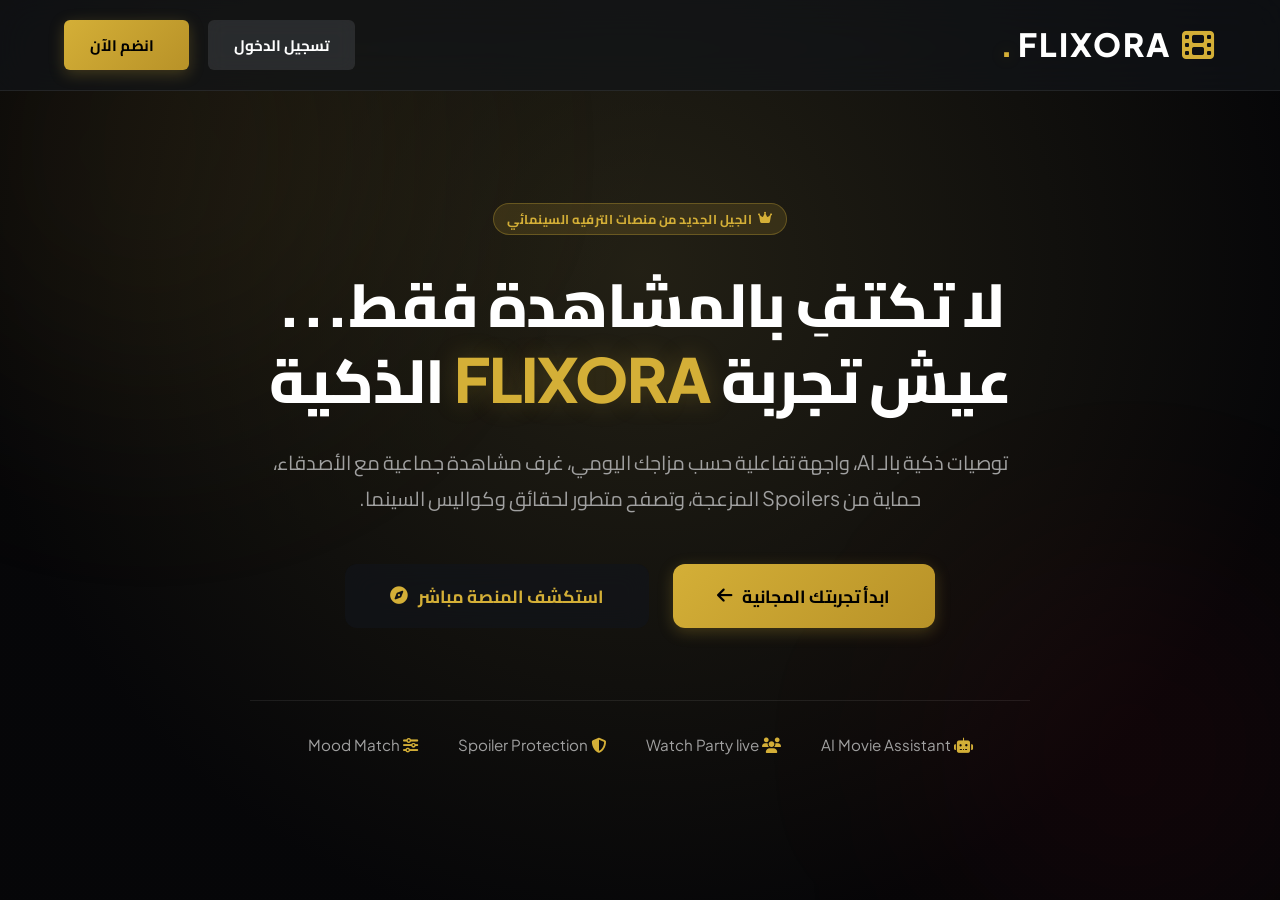
<file: front end/html/index.html>
<!DOCTYPE html>
<html lang="ar" dir="rtl">
<head>
    <meta charset="UTF-8">
    <meta name="viewport" content="width=device-width, initial-scale=1.0">
    <title>FLIXORA — تجربة سينمائية ذكية ومفهوم جديد لمشاهدة الأفلام</title>
    
    <!-- CSS Stylesheet References -->
    <link rel="stylesheet" href="../css/style.css">
    <link rel="stylesheet" href="../css/animations.css">
    <link rel="stylesheet" href="../css/responsive.css">
    
    <!-- FontAwesome Pro Icons -->
    <link rel="stylesheet" href="https://cdnjs.cloudflare.com/ajax/libs/font-awesome/6.4.0/css/all.min.css">
</head>
<body>

    <!-- Header Navigation Bar -->
    <nav class="navbar">
        <div class="logo">
            <i class="fa-solid fa-film" style="color: var(--gold); margin-left: 8px;"></i> FLIXORA<span>.</span>
        </div>
        <div class="nav-actions" style="display: flex; gap: 1.2rem; align-items: center;">
            <a href="login.html" class="btn btn-secondary">تسجيل الدخول</a>
            <a href="register.html" class="btn btn-gold pulse-glow">
                <i class="fa-solid fa-sparkles"></i> انضم الآن
            </a>
        </div>
    </nav>

    <!-- Luxury Hero Landing Section -->
    <section style="min-height: 100vh; display: flex; align-items: center; justify-content: center; text-align: center; position: relative; padding: 0 2rem; background: radial-gradient(circle at 50% 30%, rgba(212, 175, 55, 0.12) 0%, rgba(6, 6, 8, 0.98) 75%); overflow: hidden;">
        
        <!-- Background Ambient Glow Elements -->
        <div style="position: absolute; width: 500px; height: 500px; background: rgba(212,175,55,0.06); filter: blur(120px); border-radius: 50%; top: -100px; left: -100px;"></div>
        <div style="position: absolute; width: 400px; height: 400px; background: rgba(229,9,20,0.05); filter: blur(100px); border-radius: 50%; bottom: -50px; right: -50px;"></div>

        <div class="fade-in-up" style="max-width: 900px; z-index: 2; margin-top: 60px;">
            <div style="margin-bottom: 1.8rem;">
                <span class="badge-gold floating">
                    <i class="fa-solid fa-crown"></i> الجيل الجديد من منصات الترفيه السينمائي
                </span>
            </div>
            
            <h1 style="font-size: 3.8rem; font-weight: 800; line-height: 1.25; margin-bottom: 1.8rem; letter-spacing: -1px;">
                لا تكتفِ بالمشاهدة فقط... <br>
                عيش تجربة <span style="color: var(--gold); text-shadow: 0 0 25px var(--gold-glow);">FLIXORA</span> الذكية
            </h1>

            <p style="color: var(--text-secondary); font-size: 1.25rem; margin-bottom: 3rem; max-width: 780px; margin-left: auto; margin-right: auto; font-weight: 400; line-height: 1.8;">
                توصيات ذكية بالـ AI، واجهة تفاعلية حسب مزاجك اليومي، غرف مشاهدة جماعية مع الأصدقاء، حماية من Spoilers المزعجة، وتصفح متطور لحقائق وكواليس السينما.
            </p>

            <div style="display: flex; gap: 1.5rem; justify-content: center; flex-wrap: wrap;">
                <a href="register.html" class="btn btn-gold" style="padding: 1.1rem 2.8rem; font-size: 1.1rem; border-radius: var(--radius-md);">
                    ابدأ تجربتك المجانية <i class="fa-solid fa-arrow-left"></i>
                </a>
                <a href="home.html" class="btn btn-glass" style="padding: 1.1rem 2.8rem; font-size: 1.1rem; border-radius: var(--radius-md);">
                    استكشف المنصة مباشر <i class="fa-solid fa-compass"></i>
                </a>
            </div>

            <!-- Feature Badges Row -->
            <div style="display: flex; justify-content: center; gap: 2.5rem; margin-top: 4.5rem; color: var(--text-secondary); font-size: 0.95rem; border-top: 1px solid var(--border); padding-top: 2rem; flex-wrap: wrap;">
                <span><i class="fa-solid fa-robot" style="color: var(--gold);"></i> AI Movie Assistant</span>
                <span><i class="fa-solid fa-users" style="color: var(--gold);"></i> Watch Party live</span>
                <span><i class="fa-solid fa-shield-halved" style="color: var(--gold);"></i> Spoiler Protection</span>
                <span><i class="fa-solid fa-sliders" style="color: var(--gold);"></i> Mood Match</span>
            </div>
        </div>
    </section>

    <!-- Main JavaScript Modules -->
    <script src="../js/movies.js"></script>
    <script src="../js/main.js"></script>
</body>
</html>
</file>
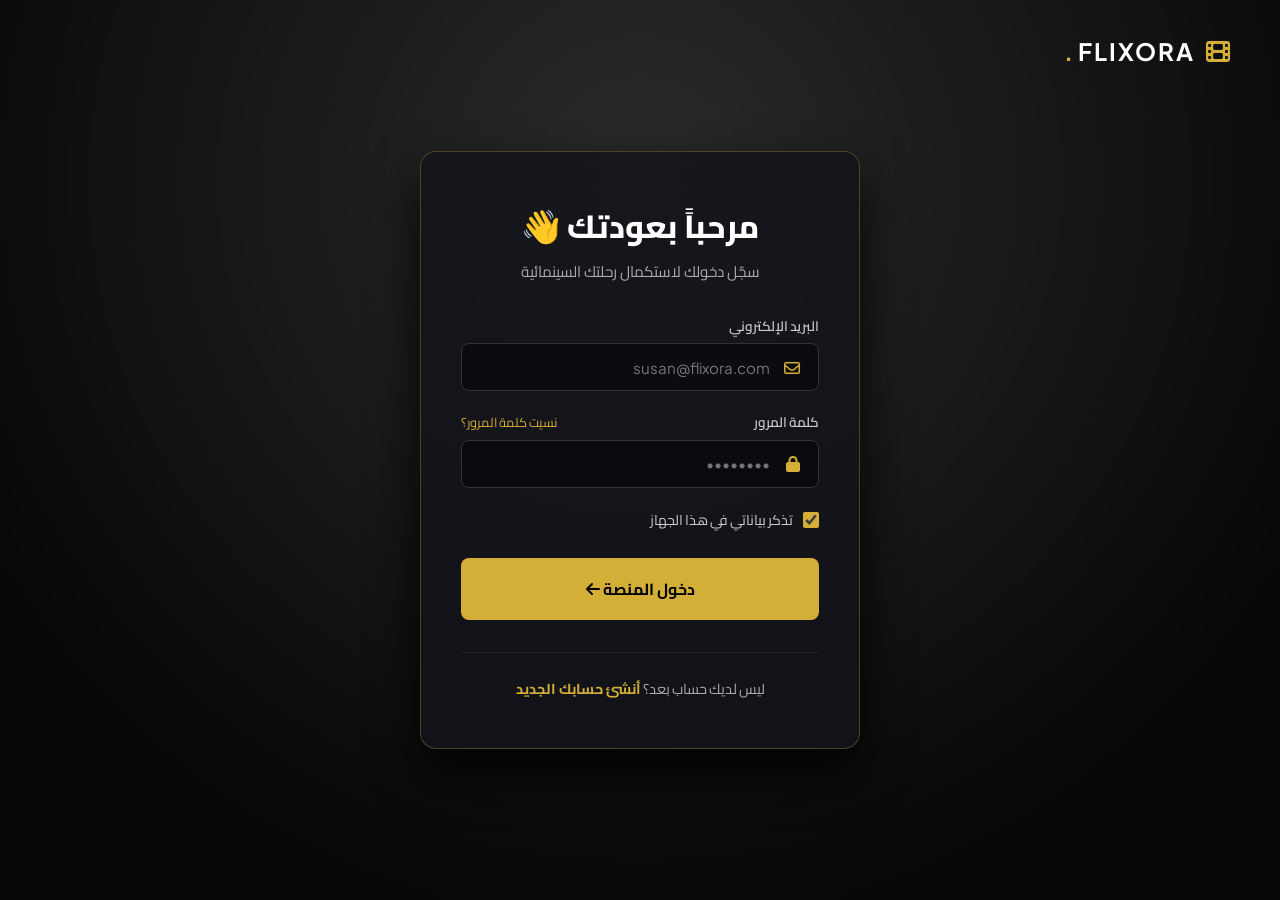
<file: front end/html/login.html>
<!DOCTYPE html>
<html lang="ar" dir="rtl">
<head>
    <meta charset="UTF-8">
    <meta name="viewport" content="width=device-width, initial-scale=1.0">
    <title>FLIXORA — تسجيل الدخول</title>
    
    <!-- CSS References -->
    <link rel="stylesheet" href="../css/style.css">
    <link rel="stylesheet" href="../css/animations.css">
    <link rel="stylesheet" href="../css/responsive.css">
    
    <!-- Icons -->
    <link rel="stylesheet" href="https://cdnjs.cloudflare.com/ajax/libs/font-awesome/6.4.0/css/all.min.css">
</head>
<body style="min-height: 100vh; display: flex; align-items: center; justify-content: center; position: relative; background: radial-gradient(circle at 50% 20%, rgba(212, 175, 55, 0.08) 0%, rgba(6, 6, 8, 0.98) 80%), url('https://images.unsplash.com/photo-1574267432553-4b4628081c31?q=80&w=1920') no-repeat center center/cover;">

    <!-- Background Dark Backdrop Layer -->
    <div style="position: absolute; inset: 0; background: rgba(6, 6, 8, 0.85); backdrop-filter: blur(8px);"></div>

    <!-- Header Logo -->
    <a href="home.html" class="logo" style="position: absolute; top: 2rem; right: 3rem; z-index: 10; text-decoration: none; color: #fff; font-size: 1.5rem; font-weight: bold;">
        <i class="fa-solid fa-film" style="color: var(--gold, #d4af37); margin-left: 8px;"></i> FLIXORA<span style="color: var(--gold, #d4af37);">.</span>
    </a>

    <!-- Auth Form Card -->
    <div class="fade-in-up" style="position: relative; z-index: 5; width: 100%; max-width: 440px; background: rgba(18, 20, 26, 0.85); border: 1px solid rgba(212, 175, 55, 0.3); backdrop-filter: blur(25px); border-radius: 16px; padding: 3rem 2.5rem; box-shadow: 0 25px 50px rgba(0, 0, 0, 0.9);">
        
        <div style="text-align: center; margin-bottom: 2rem;">
            <h2 style="font-size: 2rem; font-weight: 800; color: #fff; margin-bottom: 0.5rem;">مرحباً بعودتك 👋</h2>
            <p style="color: #aaa; font-size: 0.95rem;">سجّل دخولك لاستكمال رحلتك السينمائية</p>
        </div>

        <form id="loginForm" style="display: flex; flex-direction: column; gap: 1.25rem;">
            
            <!-- Email Input -->
            <div style="display: flex; flex-direction: column; gap: 0.4rem;">
                <label style="color: #ccc; font-size: 0.85rem; font-weight: 600;">البريد الإلكتروني</label>
                <div style="position: relative; display: flex; align-items: center;">
                    <i class="fa-regular fa-envelope" style="position: absolute; right: 1.2rem; color: #d4af37;"></i>
                    <input type="email" id="email" placeholder="susan@flixora.com" required style="width: 100%; padding: 0.85rem 3rem 0.85rem 1rem; background: rgba(6, 6, 8, 0.6); border: 1px solid #333; border-radius: 8px; color: #fff; font-size: 0.95rem;">
                </div>
            </div>

            <!-- Password Input -->
            <div style="display: flex; flex-direction: column; gap: 0.4rem;">
                <div style="display: flex; justify-content: space-between; align-items: center;">
                    <label style="color: #ccc; font-size: 0.85rem; font-weight: 600;">كلمة المرور</label>
                    <a href="#" style="color: #d4af37; font-size: 0.8rem; text-decoration: none;">نسيت كلمة المرور؟</a>
                </div>
                <div style="position: relative; display: flex; align-items: center;">
                    <i class="fa-solid fa-lock" style="position: absolute; right: 1.2rem; color: #d4af37;"></i>
                    <input type="password" id="password" placeholder="••••••••" required style="width: 100%; padding: 0.85rem 3rem 0.85rem 1rem; background: rgba(6, 6, 8, 0.6); border: 1px solid #333; border-radius: 8px; color: #fff; font-size: 0.95rem;">
                </div>
            </div>

            <!-- Remember Me -->
            <div style="display: flex; align-items: center; gap: 0.6rem; cursor: pointer;">
                <input type="checkbox" id="remember" checked style="accent-color: #d4af37; width: 16px; height: 16px; cursor: pointer;">
                <label for="remember" style="color: #ccc; font-size: 0.88rem; cursor: pointer;">تذكر بياناتي في هذا الجهاز</label>
            </div>

            <!-- Submit Button -->
            <button type="submit" style="padding: 1rem; font-size: 1rem; width: 100%; margin-top: 0.5rem; border-radius: 8px; cursor: pointer; background: #d4af37; color: #000; font-weight: bold; border: none;">
                دخول المنصة <i class="fa-solid fa-arrow-left"></i>
            </button>
        </form>

        <div style="text-align: center; margin-top: 2rem; border-top: 1px solid #222; padding-top: 1.5rem; font-size: 0.9rem; color: #aaa;">
            ليس لديك حساب بعد؟ <a href="register.html" style="color: #d4af37; font-weight: 700; text-decoration: none;">أنشئ حسابك الجديد</a>
        </div>
    </div>

    <!-- Script المعالج للتسجيل المباشر -->
    <script>
        document.getElementById('loginForm').addEventListener('submit', function(e) {
            e.preventDefault();

            const email = document.getElementById('email').value || 'susan@flixora.com';
            const userName = email.split('@')[0] || 'سوزان';
            const userAvatar = 'https://i.pravatar.cc/100?img=33';

            // Set all required auth flags to prevent redirects
            localStorage.setItem('isLoggedIn', 'true');
            localStorage.setItem('loggedIn', 'true');
            localStorage.setItem('flixora_token', 'demo_active_token_123');
            localStorage.setItem('flixora_current_user', userName);
            localStorage.setItem('flixora_current_avatar', userAvatar);
            
            localStorage.setItem('flixora_user', JSON.stringify({
                name: userName,
                email: email,
                avatar: userAvatar,
                isLoggedIn: true
            }));

            // Redirect directly to browse or home
            window.location.href = 'browse.html';
        });
    </script>
</body>
</html>
</file>
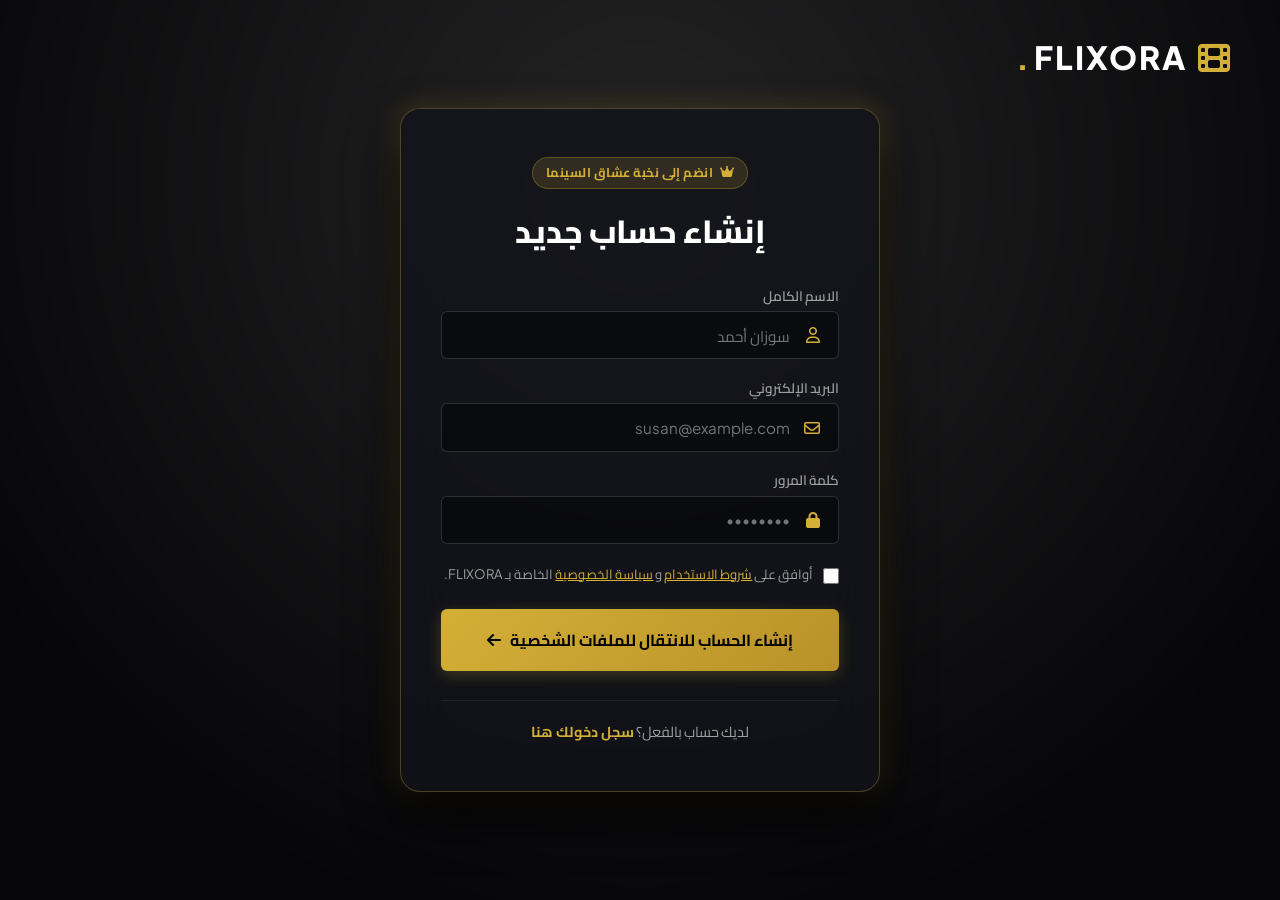
<file: front end/html/register.html>
<!DOCTYPE html>
<html lang="ar" dir="rtl">
<head>
    <meta charset="UTF-8">
    <meta name="viewport" content="width=device-width, initial-scale=1.0">
    <title>FLIXORA — إنشاء حساب جديد</title>
    
    <!-- CSS References -->
    <link rel="stylesheet" href="../css/style.css">
    <link rel="stylesheet" href="../css/animations.css">
    <link rel="stylesheet" href="../css/responsive.css">
    
    <!-- Icons -->
    <link rel="stylesheet" href="https://cdnjs.cloudflare.com/ajax/libs/font-awesome/6.4.0/css/all.min.css">
</head>
<body style="min-height: 100vh; display: flex; align-items: center; justify-content: center; position: relative; background: radial-gradient(circle at 50% 20%, rgba(212, 175, 55, 0.08) 0%, rgba(6, 6, 8, 0.98) 80%), url('https://images.unsplash.com/photo-1517604931442-7e0c8ed2963c?q=80&w=1920') no-repeat center center/cover; padding: 2rem 0;">

    <div style="position: absolute; inset: 0; background: rgba(6, 6, 8, 0.88); backdrop-filter: blur(10px);"></div>

    <!-- Header Logo -->
    <a href="index.html" class="logo" style="position: absolute; top: 2rem; right: 3rem; z-index: 10; text-decoration: none;">
        <i class="fa-solid fa-film" style="color: var(--gold); margin-left: 8px;"></i> FLIXORA<span>.</span>
    </a>

    <!-- Auth Card -->
    <div class="fade-in-up" style="position: relative; z-index: 5; width: 100%; max-width: 480px; background: rgba(18, 20, 26, 0.78); border: 1px solid var(--border-gold); backdrop-filter: blur(25px); border-radius: var(--radius-lg); padding: 3rem 2.5rem; box-shadow: 0 25px 50px rgba(0, 0, 0, 0.9), 0 0 30px var(--gold-glow);">
        
        <div style="text-align: center; margin-bottom: 1.8rem;">
            <span class="badge-gold" style="margin-bottom: 0.6rem;"><i class="fa-solid fa-crown"></i> انضم إلى نخبة عشاق السينما</span>
            <h2 style="font-size: 2rem; font-weight: 800; color: #fff; margin-top: 0.4rem;">إنشاء حساب جديد</h2>
        </div>

        <form action="profiles.html" method="GET" style="display: flex; flex-direction: column; gap: 1.1rem;">
            
            <!-- Full Name Input -->
            <div style="display: flex; flex-direction: column; gap: 0.3rem;">
                <label style="color: var(--text-secondary); font-size: 0.85rem; font-weight: 600;">الاسم الكامل</label>
                <div style="position: relative; display: flex; align-items: center;">
                    <i class="fa-regular fa-user" style="position: absolute; right: 1.2rem; color: var(--gold);"></i>
                    <input type="text" placeholder="سوزان أحمد" required style="width: 100%; padding: 0.85rem 3rem 0.85rem 1rem; background: rgba(6, 6, 8, 0.6); border: 1px solid var(--border-light); border-radius: var(--radius-sm); color: #fff; font-size: 0.95rem;" onfocus="this.style.borderColor='var(--gold)';" onblur="this.style.borderColor='var(--border-light)';">
                </div>
            </div>

            <!-- Email Input -->
            <div style="display: flex; flex-direction: column; gap: 0.3rem;">
                <label style="color: var(--text-secondary); font-size: 0.85rem; font-weight: 600;">البريد الإلكتروني</label>
                <div style="position: relative; display: flex; align-items: center;">
                    <i class="fa-regular fa-envelope" style="position: absolute; right: 1.2rem; color: var(--gold);"></i>
                    <input type="email" placeholder="susan@example.com" required style="width: 100%; padding: 0.85rem 3rem 0.85rem 1rem; background: rgba(6, 6, 8, 0.6); border: 1px solid var(--border-light); border-radius: var(--radius-sm); color: #fff; font-size: 0.95rem;" onfocus="this.style.borderColor='var(--gold)';" onblur="this.style.borderColor='var(--border-light)';">
                </div>
            </div>

            <!-- Password Input -->
            <div style="display: flex; flex-direction: column; gap: 0.3rem;">
                <label style="color: var(--text-secondary); font-size: 0.85rem; font-weight: 600;">كلمة المرور</label>
                <div style="position: relative; display: flex; align-items: center;">
                    <i class="fa-solid fa-lock" style="position: absolute; right: 1.2rem; color: var(--gold);"></i>
                    <input type="password" placeholder="••••••••" required style="width: 100%; padding: 0.85rem 3rem 0.85rem 1rem; background: rgba(6, 6, 8, 0.6); border: 1px solid var(--border-light); border-radius: var(--radius-sm); color: #fff; font-size: 0.95rem;" onfocus="this.style.borderColor='var(--gold)';" onblur="this.style.borderColor='var(--border-light)';">
                </div>
            </div>

            <!-- Terms Confirmation -->
            <div style="display: flex; align-items: flex-start; gap: 0.6rem; margin-top: 0.2rem;">
                <input type="checkbox" id="terms" required style="accent-color: var(--gold); width: 16px; height: 16px; margin-top: 3px; cursor: pointer;">
                <label for="terms" style="color: var(--text-secondary); font-size: 0.82rem; line-height: 1.4; cursor: pointer;">
                    أوافق على <a href="#" style="color: var(--gold);">شروط الاستخدام</a> و <a href="#" style="color: var(--gold);">سياسة الخصوصية</a> الخاصة بـ FLIXORA.
                </label>
            </div>

            <!-- Submit Button -->
            <button type="submit" class="btn btn-gold" style="padding: 1rem; font-size: 1rem; width: 100%; margin-top: 0.5rem; border-radius: var(--radius-sm);">
                إنشاء الحساب للانتقال للملفات الشخصية <i class="fa-solid fa-arrow-left"></i>
            </button>
        </form>

        <div style="text-align: center; margin-top: 1.8rem; border-top: 1px solid var(--border); padding-top: 1.2rem; font-size: 0.9rem; color: var(--text-secondary);">
            لديك حساب بالفعل؟ <a href="login.html" style="color: var(--gold); font-weight: 700; text-decoration: none;">سجل دخولك هنا</a>
        </div>
    </div>

    <script src="../js/movies.js"></script>
    <script src="../js/main.js"></script>
</body>
</html>
</file>
<file: front end/css/style.css>
/* ==========================================================================
   FLIXORA — Luxury Cinematic Design System & Theme Engine
   ========================================================================== */

@import url('https://fonts.googleapis.com/css2?family=Plus+Jakarta+Sans:wght@300;400;500;600;700;800&family=Cairo:wght@400;600;700;800&display=swap');

:root {
    /* Pure Luxury Color Palette */
    --bg-main: #060608;
    --bg-surface: #0e0f12;
    --bg-surface-light: #16181e;
    --bg-card: #12141a;
    --bg-glass: rgba(18, 20, 26, 0.65);
    
    /* Premium Accent Gold & Neon Highlights */
    --gold: #d4af37;
    --gold-light: #f3e5ab;
    --gold-hover: #e5be38;
    --gold-glow: rgba(212, 175, 55, 0.25);
    --gold-glow-intense: rgba(212, 175, 55, 0.45);
    --accent-red: #e50914;
    --accent-red-glow: rgba(229, 9, 20, 0.3);
    
    /* Typography & Hierarchy */
    --text-primary: #ffffff;
    --text-secondary: #9ca3af;
    --text-muted: #4b5563;
    
    /* Borders & Lighting Effects */
    --border: rgba(255, 255, 255, 0.08);
    --border-light: rgba(255, 255, 255, 0.15);
    --border-gold: rgba(212, 175, 55, 0.35);
    
    /* Smooth Spacing & Curves */
    --radius-sm: 8px;
    --radius-md: 14px;
    --radius-lg: 24px;
    --radius-full: 9999px;
    --transition: all 0.35s cubic-bezier(0.16, 1, 0.3, 1);
    
    /* Typography Family */
    --font-main: 'Plus Jakarta Sans', 'Cairo', system-ui, sans-serif;
}

/* Global Reset */
* {
    margin: 0;
    padding: 0;
    box-sizing: border-box;
    font-family: var(--font-main);
}

body {
    background-color: var(--bg-main);
    color: var(--text-primary);
    overflow-x: hidden;
    line-height: 1.6;
    background-image: 
        radial-gradient(circle at 10% 0%, rgba(212, 175, 55, 0.03) 0%, transparent 40%),
        radial-gradient(circle at 90% 100%, rgba(229, 9, 20, 0.03) 0%, transparent 40%);
    background-attachment: fixed;
}

/* Scrollbar Design */
::-webkit-scrollbar {
    width: 8px;
    height: 8px;
}
::-webkit-scrollbar-track {
    background: var(--bg-main);
}
::-webkit-scrollbar-thumb {
    background: var(--bg-surface-light);
    border-radius: var(--radius-full);
    border: 2px solid var(--bg-main);
}
::-webkit-scrollbar-thumb:hover {
    background: var(--gold);
}

/* Navigation Bar (Glassmorphism Header) */
.navbar {
    display: flex;
    justify-content: space-between;
    align-items: center;
    padding: 1.2rem 4rem;
    background: var(--bg-glass);
    backdrop-filter: blur(20px);
    -webkit-backdrop-filter: blur(20px);
    position: fixed;
    top: 0;
    width: 100%;
    z-index: 1000;
    border-bottom: 1px solid var(--border);
    transition: var(--transition);
}

.logo {
    font-size: 2rem;
    font-weight: 800;
    letter-spacing: 2px;
    color: var(--text-primary);
    display: flex;
    align-items: center;
    gap: 0.2rem;
}

.logo span {
    color: var(--gold);
    text-shadow: 0 0 15px var(--gold-glow);
}

.nav-links {
    display: flex;
    list-style: none;
    gap: 2.2rem;
}

.nav-links a {
    color: var(--text-secondary);
    font-size: 0.95rem;
    font-weight: 500;
    transition: var(--transition);
    display: flex;
    align-items: center;
    gap: 0.6rem;
    position: relative;
    padding: 0.4rem 0;
}

.nav-links a:hover, 
.nav-links a.active {
    color: var(--gold);
}

.nav-links a.active::after {
    content: '';
    position: absolute;
    bottom: 0;
    right: 0;
    left: 0;
    height: 2px;
    background: var(--gold);
    box-shadow: 0 0 10px var(--gold);
    border-radius: var(--radius-full);
}

/* Buttons Engine */
.btn {
    padding: 0.85rem 1.8rem;
    border-radius: var(--radius-sm);
    border: none;
    font-weight: 600;
    font-size: 0.95rem;
    cursor: pointer;
    display: inline-flex;
    align-items: center;
    justify-content: center;
    gap: 0.625rem;
    transition: var(--transition);
    text-decoration: none;
}

.btn-gold {
    background: linear-gradient(135deg, var(--gold) 0%, #b89228 100%);
    color: #000;
    box-shadow: 0 4px 15px var(--gold-glow);
}

.btn-gold:hover {
    background: linear-gradient(135deg, var(--gold-hover) 0%, var(--gold) 100%);
    box-shadow: 0 6px 25px var(--gold-glow-intense);
    transform: translateY(-3px);
}

.btn-secondary {
    background: rgba(255, 255, 255, 0.05);
    color: var(--text-primary);
    border: 1px solid var(--border-light);
    backdrop-filter: blur(10px);
}

.btn-secondary:hover {
    background: rgba(255, 255, 255, 0.12);
    border-color: rgba(255, 255, 255, 0.3);
    transform: translateY(-2px);
}

.btn-glass {
    background: rgba(18, 20, 26, 0.7);
    border: 1px solid var(--border-gold);
    color: var(--gold);
    backdrop-filter: blur(12px);
}

.btn-glass:hover {
    background: var(--gold);
    color: #000;
    box-shadow: 0 0 20px var(--gold-glow);
}

/* Movie Card Poster Grid Component */
.movie-card {
    position: relative;
    border-radius: var(--radius-md);
    overflow: hidden;
    background: var(--bg-card);
    border: 1px solid var(--border);
    transition: var(--transition);
    cursor: pointer;
    aspect-ratio: 2/3;
}

.movie-card img {
    width: 100%;
    height: 100%;
    object-fit: cover;
    transition: transform 0.6s cubic-bezier(0.16, 1, 0.3, 1);
}

.movie-card:hover img {
    transform: scale(1.08);
}

.movie-card .card-overlay {
    position: absolute;
    inset: 0;
    background: linear-gradient(to top, rgba(6, 6, 8, 0.95) 0%, rgba(6, 6, 8, 0.4) 50%, transparent 100%);
    opacity: 0;
    transition: var(--transition);
    display: flex;
    flex-direction: column;
    justify-content: flex-end;
    padding: 1.25rem;
}

.movie-card:hover .card-overlay {
    opacity: 1;
}

.movie-card:hover {
    transform: translateY(-10px) scale(1.02);
    border-color: var(--border-gold);
    box-shadow: 0 20px 40px rgba(0, 0, 0, 0.9), 0 0 20px var(--gold-glow);
}

.badge-gold {
    background: rgba(212, 175, 55, 0.15);
    color: var(--gold);
    border: 1px solid var(--border-gold);
    padding: 0.3rem 0.8rem;
    border-radius: var(--radius-full);
    font-size: 0.8rem;
    font-weight: 700;
    letter-spacing: 0.5px;
    display: inline-flex;
    align-items: center;
    gap: 0.4rem;
}
/* ==========================================
   FLIXORA Modern Toast Notification Styles
   ========================================== */

/* حاوية الإشعارات في أسفل اليسار */
#toast-container {
    position: fixed;
    bottom: 2rem;
    left: 2rem;
    z-index: 9999;
    display: flex;
    flex-direction: column;
    gap: 0.8rem;
    pointer-events: none;
}

/* بطاقة الإشعار الرئيسية */
.flixora-toast {
    position: relative;
    pointer-events: auto;
    min-width: 300px;
    max-width: 420px;
    background: rgba(18, 20, 26, 0.95);
    border: 1px solid rgba(212, 175, 55, 0.3);
    border-radius: var(--radius-md, 10px);
    padding: 0.9rem 1.2rem;
    color: #ffffff;
    box-shadow: 0 15px 35px rgba(0, 0, 0, 0.6), 0 0 15px rgba(212, 175, 55, 0.15);
    backdrop-filter: blur(12px);
    display: flex;
    align-items: center;
    justify-content: space-between;
    gap: 1rem;
    overflow: hidden;
    animation: toastIn 0.35s cubic-bezier(0.175, 0.885, 0.32, 1.275) forwards;
}

/* أنيميشن التلاشي عند الخروج */
.flixora-toast.hide {
    animation: toastOut 0.3s cubic-bezier(0.6, -0.28, 0.735, 0.045) forwards;
}

/* المحتوى الداخلي */
.toast-content {
    display: flex;
    align-items: center;
    gap: 0.8rem;
}

.toast-icon {
    font-size: 1.25rem;
    color: var(--gold, #d4af37);
    flex-shrink: 0;
}

.toast-message {
    font-size: 0.9rem;
    font-weight: 600;
    line-height: 1.4;
    color: #f1f1f1;
}

/* زر الإغلاق */
.toast-close {
    background: transparent;
    border: none;
    color: var(--text-muted, #a0a0a0);
    font-size: 0.9rem;
    cursor: pointer;
    padding: 0.2rem;
    transition: color 0.2s ease;
    display: flex;
    align-items: center;
    justify-content: center;
}

.toast-close:hover {
    color: #ffffff;
}

/* شريط التقدم الزمني للـ Toast */
.toast-progress {
    position: absolute;
    bottom: 0;
    left: 0;
    height: 3px;
    width: 100%;
    background: var(--gold, #d4af37);
    animation: toastProgress linear forwards;
}

/* تخصيص الألوان حسب نوع الإشعار */
.flixora-toast-warning .toast-icon,
.flixora-toast-warning .toast-progress { background-color: #f39c12; color: #f39c12; }
.flixora-toast-danger .toast-icon,
.flixora-toast-danger .toast-progress  { background-color: #e74c3c; color: #e74c3c; }
.flixora-toast-info .toast-icon,
.flixora-toast-info .toast-progress    { background-color: #3498db; color: #3498db; }

/* keyframes للأنيميشن */
@keyframes toastIn {
    from {
        opacity: 0;
        transform: translateX(-40px) scale(0.9);
    }
    to {
        opacity: 1;
        transform: translateX(0) scale(1);
    }
}

@keyframes toastOut {
    from {
        opacity: 1;
        transform: translateX(0) scale(1);
    }
    to {
        opacity: 0;
        transform: translateX(-40px) scale(0.85);
    }
}

@keyframes toastProgress {
    from { width: 100%; }
    to { width: 0%; }
}
/* ==========================================================================
   FLIXORA — Global Design System & Core Styles
   ========================================================================== */

:root {
    --bg-dark: #0a0c10;
    --bg-card: #12141a;
    --gold: #d4af37;
    --gold-hover: #f1c40f;
    --border-gold: rgba(212, 175, 55, 0.3);
    --text-main: #ffffff;
    --text-secondary: #a0a0a0;
    --radius-sm: 6px;
    --radius-md: 12px;
    --radius-lg: 20px;
    --transition-fast: 0.25s ease;
}

* {
    box-sizing: border-box;
    margin: 0;
    padding: 0;
}

body {
    background-color: var(--bg-dark);
    color: var(--text-main);
    font-family: 'Segoe UI', Tahoma, Geneva, Verdana, sans-serif;
    direction: rtl;
    min-height: 100vh;
    overflow-x: hidden;
}

/* --------------------------------------------------------------------------
   Hero Section
   -------------------------------------------------------------------------- */
.hero {
    position: relative;
    width: 100%;
    height: 70vh;
    min-height: 480px;
    background-size: cover;
    background-position: center;
    background-repeat: no-repeat;
    display: flex;
    align-items: flex-end;
    padding: 3rem 5%;
}

.hero-overlay {
    position: absolute;
    inset: 0;
    background: linear-gradient(0deg, var(--bg-dark) 10%, rgba(10, 12, 16, 0.7) 60%, rgba(0,0,0,0.4) 100%);
}

.hero-content {
    position: relative;
    z-index: 2;
    display: flex;
    gap: 2.5rem;
    align-items: flex-end;
    max-width: 1200px;
    width: 100%;
    margin: 0 auto;
}

.poster-img {
    width: 220px;
    height: 330px;
    object-fit: cover;
    border-radius: var(--radius-md);
    border: 2px solid var(--border-gold);
    box-shadow: 0 10px 30px rgba(0, 0, 0, 0.8);
    flex-shrink: 0;
}

.movie-info {
    display: flex;
    flex-direction: column;
    gap: 0.8rem;
}

.movie-title {
    font-size: 2.5rem;
    font-weight: 800;
    color: var(--text-main);
}

.meta-tags {
    display: flex;
    align-items: center;
    gap: 1.2rem;
    font-size: 0.95rem;
    color: var(--text-secondary);
}

.rating-badge {
    color: var(--gold);
    font-weight: 700;
}

.action-buttons {
    display: flex;
    align-items: center;
    gap: 1rem;
    margin-top: 1rem;
}

.btn {
    padding: 0.8rem 1.6rem;
    border-radius: var(--radius-sm);
    font-weight: 700;
    font-size: 0.95rem;
    cursor: pointer;
    text-decoration: none;
    display: inline-flex;
    align-items: center;
    gap: 0.6rem;
    transition: var(--transition-fast);
    border: none;
}

.btn-primary {
    background: var(--gold);
    color: #000;
}

.btn-primary:hover {
    background: var(--gold-hover);
    transform: translateY(-2px);
}

.btn-secondary {
    background: rgba(255, 255, 255, 0.1);
    color: #fff;
    backdrop-filter: blur(8px);
}

.btn-secondary:hover {
    background: rgba(255, 255, 255, 0.2);
}

.btn-icon {
    width: 48px;
    height: 48px;
    padding: 0;
    border-radius: 50%;
    justify-content: center;
    background: rgba(255, 255, 255, 0.1);
    color: #fff;
    font-size: 1.2rem;
}

/* --------------------------------------------------------------------------
   Main Content Layout
   -------------------------------------------------------------------------- */
.main-container {
    max-width: 1200px;
    margin: 2rem auto;
    padding: 0 5%;
    display: flex;
    flex-direction: column;
    gap: 3rem;
}

.section-title {
    font-size: 1.3rem;
    font-weight: 700;
    margin-bottom: 1.2rem;
    border-right: 4px solid var(--gold);
    padding-right: 0.8rem;
}

.stats-grid {
    display: grid;
    grid-template-columns: repeat(auto-fit, minmax(180px, 1fr));
    gap: 1.2rem;
}

.stat-card {
    background: var(--bg-card);
    padding: 1.2rem;
    border-radius: var(--radius-md);
    border: 1px solid rgba(255, 255, 255, 0.05);
    text-align: center;
}

.stat-value {
    font-size: 1.2rem;
    font-weight: 700;
    color: var(--gold);
    margin-top: 0.4rem;
}

.horizontal-scroll {
    display: flex;
    gap: 1.2rem;
    overflow-x: auto;
    padding-bottom: 1rem;
}

.horizontal-scroll::-webkit-scrollbar {
    height: 6px;
}

.horizontal-scroll::-webkit-scrollbar-thumb {
    background: var(--border-gold);
    border-radius: 3px;
}

/* --------------------------------------------------------------------------
   FLIXORA Toast Notification Engine Styles
   -------------------------------------------------------------------------- */

#toast-container {
    position: fixed;
    bottom: 2rem;
    left: 2rem;
    z-index: 9999;
    display: flex;
    flex-direction: column;
    gap: 0.8rem;
    pointer-events: none;
}

.flixora-toast {
    position: relative;
    pointer-events: auto;
    min-width: 320px;
    max-width: 420px;
    background: rgba(18, 20, 26, 0.95);
    border: 1px solid var(--border-gold);
    border-radius: var(--radius-md);
    padding: 0.9rem 1.2rem;
    color: #ffffff;
    box-shadow: 0 15px 35px rgba(0, 0, 0, 0.6), 0 0 15px rgba(212, 175, 55, 0.15);
    backdrop-filter: blur(12px);
    display: flex;
    align-items: center;
    justify-content: space-between;
    gap: 1rem;
    overflow: hidden;
    animation: toastIn 0.35s cubic-bezier(0.175, 0.885, 0.32, 1.275) forwards;
}

.flixora-toast.hide {
    animation: toastOut 0.3s cubic-bezier(0.6, -0.28, 0.735, 0.045) forwards;
}

.toast-content {
    display: flex;
    align-items: center;
    gap: 0.8rem;
}

.toast-icon {
    font-size: 1.25rem;
    color: var(--gold);
    flex-shrink: 0;
}

.toast-message {
    font-size: 0.9rem;
    font-weight: 600;
    line-height: 1.4;
    color: #f1f1f1;
}

.toast-close {
    background: transparent;
    border: none;
    color: var(--text-secondary);
    font-size: 0.9rem;
    cursor: pointer;
    padding: 0.2rem;
    transition: color 0.2s ease;
    display: flex;
    align-items: center;
    justify-content: center;
}

.toast-close:hover {
    color: #ffffff;
}

.toast-progress {
    position: absolute;
    bottom: 0;
    left: 0;
    height: 3px;
    width: 100%;
    background: var(--gold);
    animation: toastProgress linear forwards;
}

/* التخصيص حسب النوع */
.flixora-toast-warning .toast-icon,
.flixora-toast-warning .toast-progress { background-color: #f39c12; color: #f39c12; }
.flixora-toast-danger .toast-icon,
.flixora-toast-danger .toast-progress  { background-color: #e74c3c; color: #e74c3c; }
.flixora-toast-info .toast-icon,
.flixora-toast-info .toast-progress    { background-color: #3498db; color: #3498db; }

/* Keyframes */
@keyframes toastIn {
    from {
        opacity: 0;
        transform: translateX(-40px) scale(0.9);
    }
    to {
        opacity: 1;
        transform: translateX(0) scale(1);
    }
}

@keyframes toastOut {
    from {
        opacity: 1;
        transform: translateX(0) scale(1);
    }
    to {
        opacity: 0;
        transform: translateX(-40px) scale(0.85);
    }
}

@keyframes toastProgress {
    from { width: 100%; }
    to { width: 0%; }
}
</file>
<file: front end/css/animations.css>
/* ==========================================================================
   FLIXORA — Ultra Smooth Cinematic Animations
   ========================================================================== */

@keyframes fadeInUp {
    from {
        opacity: 0;
        transform: translateY(30px);
    }
    to {
        opacity: 1;
        transform: translateY(0);
    }
}

@keyframes floatSlow {
    0%, 100% { transform: translateY(0px); }
    50% { transform: translateY(-10px); }
}

@keyframes pulseGoldGlow {
    0% { box-shadow: 0 0 0 0 rgba(212, 175, 55, 0.4); }
    70% { box-shadow: 0 0 0 15px rgba(212, 175, 55, 0); }
    100% { box-shadow: 0 0 0 0 rgba(212, 175, 55, 0); }
}

@keyframes shimmer {
    0% { background-position: -200% 0; }
    100% { background-position: 200% 0; }
}

.fade-in-up {
    animation: fadeInUp 0.8s cubic-bezier(0.16, 1, 0.3, 1) forwards;
}

.pulse-glow {
    animation: pulseGoldGlow 2.5s infinite;
}

.floating {
    animation: floatSlow 4s ease-in-out infinite;
}

.skeleton-loader {
    background: linear-gradient(90deg, var(--bg-surface-light) 25%, rgba(255,255,255,0.08) 37%, var(--bg-surface-light) 63%);
    background-size: 200% 100%;
    animation: shimmer 1.8s infinite;
    border-radius: var(--radius-sm);
}
/* Ambient Cinema Glow & Hover Cards */
.movie-card-item {
    position: relative;
    transition: transform 0.35s cubic-bezier(0.175, 0.885, 0.32, 1.275), box-shadow 0.35s ease !important;
}

.movie-card-item:hover {
    transform: translateY(-8px) scale(1.03) !important;
    box-shadow: 0 15px 30px rgba(212, 175, 55, 0.25), 0 0 15px rgba(0, 0, 0, 0.8) !important;
    z-index: 10;
}

/* Ambient Ambient Glow خلف المشغل */
.video-container::before {
    content: '';
    position: absolute;
    inset: -10px;
    background: radial-gradient(circle, rgba(212, 175, 55, 0.15) 0%, transparent 70%);
    filter: blur(20px);
    z-index: -1;
    pointer-events: none;
}
</file>
<file: front end/css/responsive.css>
/* ==========================================================================
   FLIXORA — Responsive Breakpoints & Mobile Navigation
   ========================================================================== */

@media (max-width: 1200px) {
    .navbar { padding: 1.2rem 2rem; }
    .hero-content h1 { font-size: 3rem !important; }
}

@media (max-width: 992px) {
    .nav-links { gap: 1.2rem; }
    .nav-links a { font-size: 0.88rem; }
    .hero-content h1 { font-size: 2.5rem !important; }
}

@media (max-width: 768px) {
    .navbar {
        padding: 1rem 1.5rem;
    }
    
    .nav-links {
        display: none; /* Can be opened with Mobile Drawer */
    }

    .hero-content h1 {
        font-size: 2.2rem !important;
    }

    .hero-buttons {
        flex-direction: column;
        width: 100%;
    }

    .btn {
        width: 100%;
    }
}
</file>
